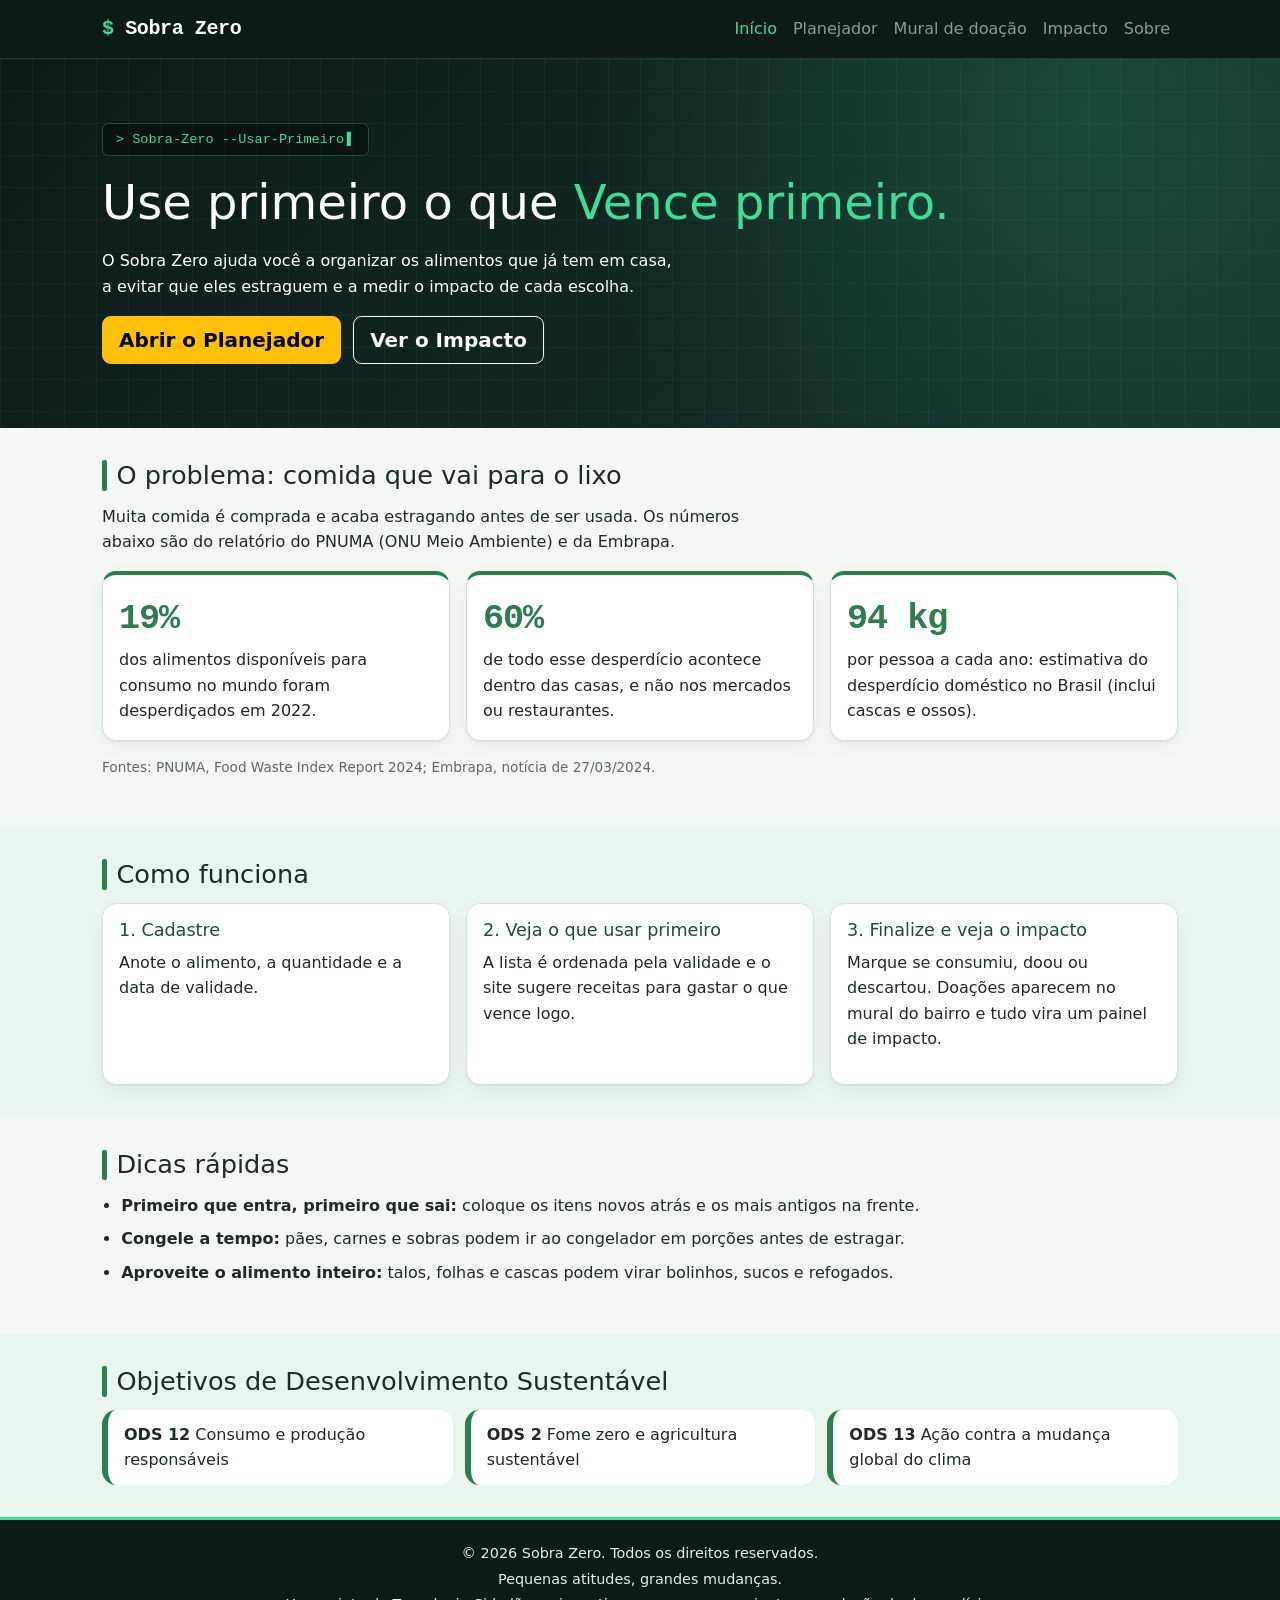
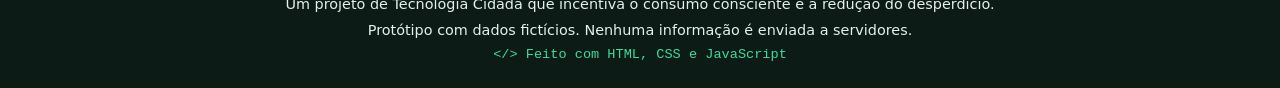
<file: src/index.html>
<!DOCTYPE html>
<html lang="pt-BR">
<head>
  <meta charset="UTF-8">
  <meta name="viewport" content="width=device-width, initial-scale=1">
  <title>Sobra Zero — Início</title>
  <meta name="description" content="Planejador para reduzir o desperdício de alimentos em casa.">
  <link rel="stylesheet" href="https://cdn.jsdelivr.net/npm/bootstrap@5.3.3/dist/css/bootstrap.min.css" integrity="sha384-QWTKZyjpPEjISv5WaRU9OFeRpok6YctnYmDr5pNlyT2bRjXh0JMhjY6hW+ALEwIH" crossorigin="anonymous">
  <link rel="stylesheet" href="../css/style.css">
</head>
<body>
  <a class="pular-conteudo" href="#conteudo">Ir para o conteúdo</a>

  <header>
    <nav class="navbar navbar-expand-md navbar-dark barra-sz" aria-label="Navegação principal">
      <div class="container">
        <a class="navbar-brand" href="index.html">Sobra Zero</a>
        <button class="navbar-toggler" type="button" data-bs-toggle="collapse"
                data-bs-target="#menu" aria-controls="menu" aria-expanded="false" aria-label="Abrir menu">
          <span class="navbar-toggler-icon"></span>
        </button>
        <div class="collapse navbar-collapse" id="menu">
          <ul class="navbar-nav ms-auto">
          <li class="nav-item"><a class="nav-link active" href="index.html" aria-current="page">Início</a></li>
          <li class="nav-item"><a class="nav-link" href="planejador.html">Planejador</a></li>
          <li class="nav-item"><a class="nav-link" href="mural.html">Mural de doação</a></li>
          <li class="nav-item"><a class="nav-link" href="impacto.html">Impacto</a></li>
          <li class="nav-item"><a class="nav-link" href="sobre.html">Sobre</a></li>
          </ul>
        </div>
      </div>
    </nav>
    <div class="hero">
      <div class="container hero-conteudo">
        <p class="terminal" aria-hidden="true">Sobra-Zero --Usar-Primeiro</p>
        <h1>Use primeiro o que <span class="destaque">Vence primeiro.</span></h1>
        <p>O Sobra Zero ajuda você a organizar os alimentos que já tem em casa, a evitar que eles estraguem e a medir o impacto de cada escolha.</p>
        <div class="hero-botoes">
          <a class="btn btn-warning btn-lg" href="planejador.html">Abrir o Planejador</a>
          <a class="btn btn-outline-light btn-lg" href="impacto.html">Ver o Impacto</a>
        </div>
      </div>
    </div>
  </header>

  <main id="conteudo">
    <section class="secao" aria-labelledby="titulo-problema">
      <div class="container">
        <h2 id="titulo-problema">O problema: comida que vai para o lixo</h2>
        <p class="texto-intro">Muita comida é comprada e acaba estragando antes de ser usada. Os números abaixo são do relatório do PNUMA (ONU Meio Ambiente) e da Embrapa.</p>

        <!-- Bootstrap: grid e cards -->
        <div class="row g-3">
          <div class="col-12 col-md-4">
            <article class="card h-100 card-dado">
              <div class="card-body">
                <p class="dado-numero">19%</p>
                <p class="card-text">dos alimentos disponíveis para consumo no mundo foram desperdiçados em 2022.</p>
              </div>
            </article>
          </div>
          <div class="col-12 col-md-4">
            <article class="card h-100 card-dado">
              <div class="card-body">
                <p class="dado-numero">60%</p>
                <p class="card-text">de todo esse desperdício acontece dentro das casas, e não nos mercados ou restaurantes.</p>
              </div>
            </article>
          </div>
          <div class="col-12 col-md-4">
            <article class="card h-100 card-dado">
              <div class="card-body">
                <p class="dado-numero">94 kg</p>
                <p class="card-text">por pessoa a cada ano: estimativa do desperdício doméstico no Brasil (inclui cascas e ossos).</p>
              </div>
            </article>
          </div>
        </div>
        <p class="fonte">Fontes: PNUMA, Food Waste Index Report 2024; Embrapa, notícia de 27/03/2024.</p>
      </div>
    </section>

    <section class="secao secao-clara" aria-labelledby="titulo-como">
      <div class="container">
        <h2 id="titulo-como">Como funciona</h2>
        <ol class="passos">
          <li>
            <h3>1. Cadastre</h3>
            <p>Anote o alimento, a quantidade e a data de validade.</p>
          </li>
          <li>
            <h3>2. Veja o que usar primeiro</h3>
            <p>A lista é ordenada pela validade e o site sugere receitas para gastar o que vence logo.</p>
          </li>
          <li>
            <h3>3. Finalize e veja o impacto</h3>
            <p>Marque se consumiu, doou ou descartou. Doações aparecem no mural do bairro e tudo vira um painel de impacto.</p>
          </li>
        </ol>
      </div>
    </section>

    <section class="secao" aria-labelledby="titulo-dicas">
      <div class="container">
        <h2 id="titulo-dicas">Dicas rápidas</h2>
        <ul class="dicas">
          <li><strong>Primeiro que entra, primeiro que sai:</strong> coloque os itens novos atrás e os mais antigos na frente.</li>
          <li><strong>Congele a tempo:</strong> pães, carnes e sobras podem ir ao congelador em porções antes de estragar.</li>
          <li><strong>Aproveite o alimento inteiro:</strong> talos, folhas e cascas podem virar bolinhos, sucos e refogados.</li>
        </ul>
      </div>
    </section>

    <section class="secao secao-clara" aria-labelledby="titulo-ods">
      <div class="container">
        <h2 id="titulo-ods">Objetivos de Desenvolvimento Sustentável</h2>
        <ul class="lista-ods">
          <li><strong>ODS 12</strong> Consumo e produção responsáveis</li>
          <li><strong>ODS 2</strong> Fome zero e agricultura sustentável</li>
          <li><strong>ODS 13</strong> Ação contra a mudança global do clima</li>
        </ul>
      </div>
    </section>
  </main>

  <footer class="rodape">
    <div class="container">
      <p>© 2026 Sobra Zero. Todos os direitos reservados.</p>
      <p>Pequenas atitudes, grandes mudanças.</p>
      <p>Um projeto de Tecnologia Cidadã que incentiva o consumo consciente e a redução do desperdício.</p>
      <p>Protótipo com dados fictícios. Nenhuma informação é enviada a servidores.</p>
      <p class="rodape-code">&lt;/&gt; Feito com HTML, CSS e JavaScript</p>
    </div>
  </footer>

  <script src="https://cdn.jsdelivr.net/npm/bootstrap@5.3.3/dist/js/bootstrap.bundle.min.js" integrity="sha384-YvpcrYf0tY3lHB60NNkmXc5s9fDVZLESaAA55NDzOxhy9GkcIdslK1eN7N6jIeHz" crossorigin="anonymous"></script>
</body>
</html>
</file>
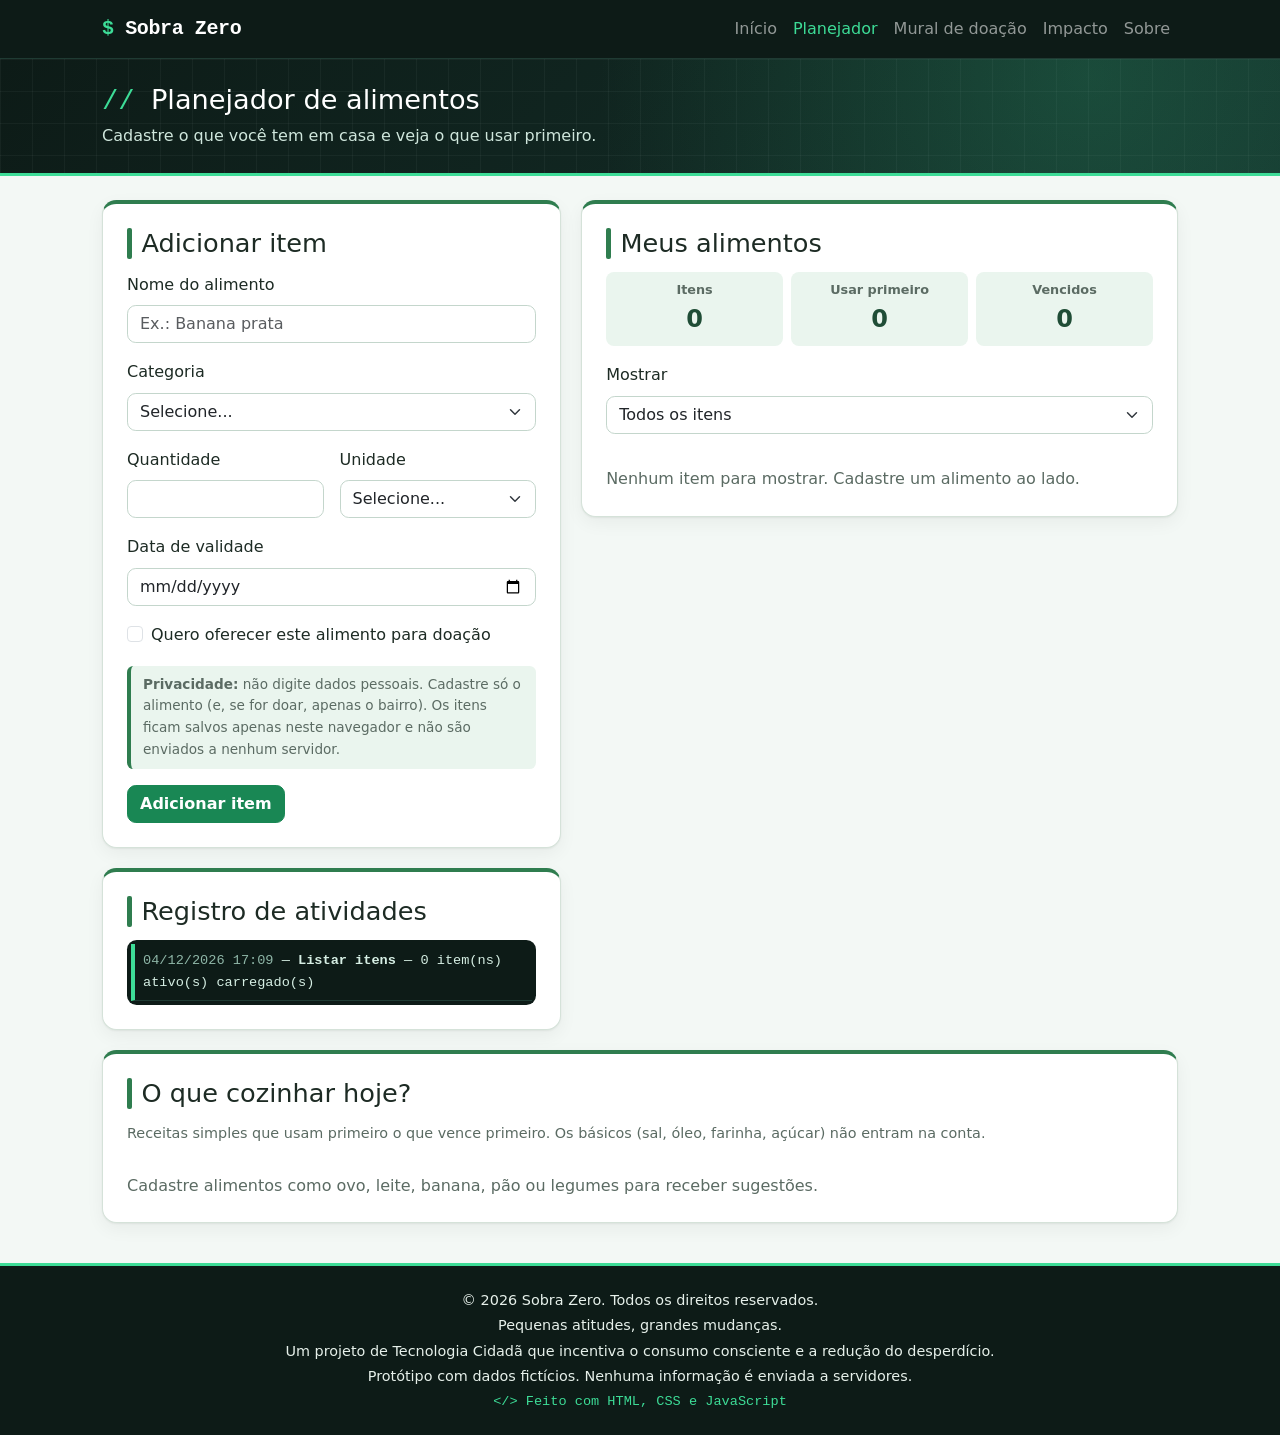
<file: src/planejador.html>
<!DOCTYPE html>
<html lang="pt-BR">
<head>
  <meta charset="UTF-8">
  <meta name="viewport" content="width=device-width, initial-scale=1">
  <title>Sobra Zero — Planejador</title>
  <meta name="description" content="Cadastre, edite e acompanhe os alimentos que vencem primeiro.">
  <link rel="stylesheet" href="https://cdn.jsdelivr.net/npm/bootstrap@5.3.3/dist/css/bootstrap.min.css" integrity="sha384-QWTKZyjpPEjISv5WaRU9OFeRpok6YctnYmDr5pNlyT2bRjXh0JMhjY6hW+ALEwIH" crossorigin="anonymous">
  <link rel="stylesheet" href="../css/style.css">
</head>
<body>
  <a class="pular-conteudo" href="#conteudo">Ir para o conteúdo</a>

  <header>
    <nav class="navbar navbar-expand-md navbar-dark barra-sz" aria-label="Navegação principal">
      <div class="container">
        <a class="navbar-brand" href="index.html">Sobra Zero</a>
        <button class="navbar-toggler" type="button" data-bs-toggle="collapse"
                data-bs-target="#menu" aria-controls="menu" aria-expanded="false" aria-label="Abrir menu">
          <span class="navbar-toggler-icon"></span>
        </button>
        <div class="collapse navbar-collapse" id="menu">
          <ul class="navbar-nav ms-auto">
          <li class="nav-item"><a class="nav-link" href="index.html">Início</a></li>
          <li class="nav-item"><a class="nav-link active" href="planejador.html" aria-current="page">Planejador</a></li>
          <li class="nav-item"><a class="nav-link" href="mural.html">Mural de doação</a></li>
          <li class="nav-item"><a class="nav-link" href="impacto.html">Impacto</a></li>
          <li class="nav-item"><a class="nav-link" href="sobre.html">Sobre</a></li>
          </ul>
        </div>
      </div>
    </nav>
    <div class="cabecalho-pagina">
      <div class="container">
        <h1>Planejador de alimentos</h1>
        <p>Cadastre o que você tem em casa e veja o que usar primeiro.</p>
      </div>
    </div>
  </header>

  <main id="conteudo">
    <div class="container">
      <div class="layout-planejador">

        <!-- Formulário principal: adicionar e editar -->
        <section class="painel area-form" aria-labelledby="titulo-form">
          <h2 id="titulo-form">Adicionar item</h2>

          <form id="form-item" novalidate>
            <div class="row g-3">
              <div class="col-12">
                <label for="nome" class="form-label">Nome do alimento</label>
                <input type="text" class="form-control" id="nome" name="nome"
                       required minlength="2" maxlength="40"
                       pattern="[A-Za-zÀ-ÖØ-öø-ÿ0-9 \-]+"
                       autocomplete="off" placeholder="Ex.: Banana prata"
                       aria-describedby="erro-nome">
                <div class="invalid-feedback" id="erro-nome"></div>
              </div>

              <div class="col-12">
                <label for="categoria" class="form-label">Categoria</label>
                <select class="form-select" id="categoria" name="categoria" required aria-describedby="erro-categoria">
                  <option value="">Selecione...</option>
                </select>
                <div class="invalid-feedback" id="erro-categoria"></div>
              </div>

              <div class="col-6">
                <label for="quantidade" class="form-label">Quantidade</label>
                <input type="number" class="form-control" id="quantidade" name="quantidade"
                       required min="0.1" max="999" step="0.1" inputmode="decimal"
                       aria-describedby="erro-quantidade">
                <div class="invalid-feedback" id="erro-quantidade"></div>
              </div>

              <div class="col-6">
                <label for="unidade" class="form-label">Unidade</label>
                <select class="form-select" id="unidade" name="unidade" required aria-describedby="erro-unidade">
                  <option value="">Selecione...</option>
                </select>
                <div class="invalid-feedback" id="erro-unidade"></div>
              </div>

              <div class="col-12">
                <label for="validade" class="form-label">Data de validade</label>
                <input type="date" class="form-control" id="validade" name="validade"
                       required aria-describedby="erro-validade">
                <div class="invalid-feedback" id="erro-validade"></div>
              </div>

              <!-- Doação: o bairro só aparece quando a caixa está marcada -->
              <div class="col-12">
                <div class="form-check">
                  <input class="form-check-input" type="checkbox" id="doacao" name="doacao">
                  <label class="form-check-label" for="doacao">Quero oferecer este alimento para doação</label>
                </div>
              </div>

              <div class="col-12" id="bloco-bairro" hidden>
                <label for="bairro" class="form-label">Bairro para retirada</label>
                <input type="text" class="form-control" id="bairro" name="bairro"
                       minlength="2" maxlength="40"
                       pattern="[A-Za-zÀ-ÖØ-öø-ÿ][A-Za-zÀ-ÖØ-öø-ÿ \-]*"
                       autocomplete="off" placeholder="Ex.: Vila Nova"
                       aria-describedby="ajuda-bairro erro-bairro">
                <div class="form-text" id="ajuda-bairro">Informe só o bairro. Não escreva rua, número, nome ou telefone.</div>
                <div class="invalid-feedback" id="erro-bairro"></div>
              </div>
            </div>

            <p class="aviso-privacidade">
              <strong>Privacidade:</strong> não digite dados pessoais. Cadastre só o alimento
              (e, se for doar, apenas o bairro).
              Os itens ficam salvos apenas neste navegador e não são enviados a nenhum servidor.
            </p>

            <div class="botoes-form">
              <button type="submit" class="btn btn-success" id="botao-salvar">Adicionar item</button>
              <button type="button" class="btn btn-outline-secondary" id="botao-cancelar" hidden>Cancelar edição</button>
            </div>

            <div id="mensagem-status" role="status" aria-live="polite" hidden></div>
          </form>
        </section>

        <!-- Lista de itens -->
        <section class="painel area-lista" aria-labelledby="titulo-lista">
          <h2 id="titulo-lista">Meus alimentos</h2>

          <dl class="resumo">
            <div><dt>Itens</dt><dd id="resumo-total">0</dd></div>
            <div><dt>Usar primeiro</dt><dd id="resumo-atencao">0</dd></div>
            <div><dt>Vencidos</dt><dd id="resumo-vencidos">0</dd></div>
          </dl>

          <label for="filtro" class="form-label">Mostrar</label>
          <select class="form-select filtro" id="filtro">
            <option value="todos">Todos os itens</option>
            <option value="atencao">Usar primeiro (vence em até 3 dias)</option>
            <option value="vencido">Vencidos</option>
            <option value="ok">Dentro do prazo</option>
          </select>

          <ul id="lista-itens" class="lista-itens"></ul>
          <p id="lista-vazia" class="vazio" hidden>Nenhum item para mostrar. Cadastre um alimento ao lado.</p>
        </section>

        <!-- O que cozinhar hoje? (sugestões do receitas.js) -->
        <section class="painel area-receitas" aria-labelledby="titulo-receitas">
          <h2 id="titulo-receitas">O que cozinhar hoje?</h2>
          <p class="item-detalhe">Receitas simples que usam primeiro o que vence primeiro. Os básicos (sal, óleo, farinha, açúcar) não entram na conta.</p>
          <ul id="lista-receitas" class="lista-receitas"></ul>
          <p id="receitas-vazio" class="vazio">Cadastre alimentos como ovo, leite, banana, pão ou legumes para receber sugestões.</p>
        </section>

        <!-- Painel de registro de atividades -->
        <section class="painel area-registro" aria-labelledby="titulo-registro">
          <h2 id="titulo-registro">Registro de atividades</h2>
          <ol id="lista-registro" class="registro"></ol>
          <p id="registro-vazio" class="vazio">Nenhuma atividade ainda.</p>
        </section>

      </div>
    </div>
  </main>

  <footer class="rodape">
    <div class="container">
      <p>© 2026 Sobra Zero. Todos os direitos reservados.</p>
      <p>Pequenas atitudes, grandes mudanças.</p>
      <p>Um projeto de Tecnologia Cidadã que incentiva o consumo consciente e a redução do desperdício.</p>
      <p>Protótipo com dados fictícios. Nenhuma informação é enviada a servidores.</p>
      <p class="rodape-code">&lt;/&gt; Feito com HTML, CSS e JavaScript</p>
    </div>
  </footer>

  <script src="https://cdn.jsdelivr.net/npm/bootstrap@5.3.3/dist/js/bootstrap.bundle.min.js" integrity="sha384-YvpcrYf0tY3lHB60NNkmXc5s9fDVZLESaAA55NDzOxhy9GkcIdslK1eN7N6jIeHz" crossorigin="anonymous"></script>
  <script src="../js/config.js"></script>
  <script src="../js/datas.js"></script>
  <script src="../js/validacao.js"></script>
  <script src="../js/armazenamento.js"></script>
  <script src="../js/registro.js"></script>
  <script src="../js/receitas.js"></script>
  <script src="../js/planejador.js"></script>
</body>
</html>
</file>
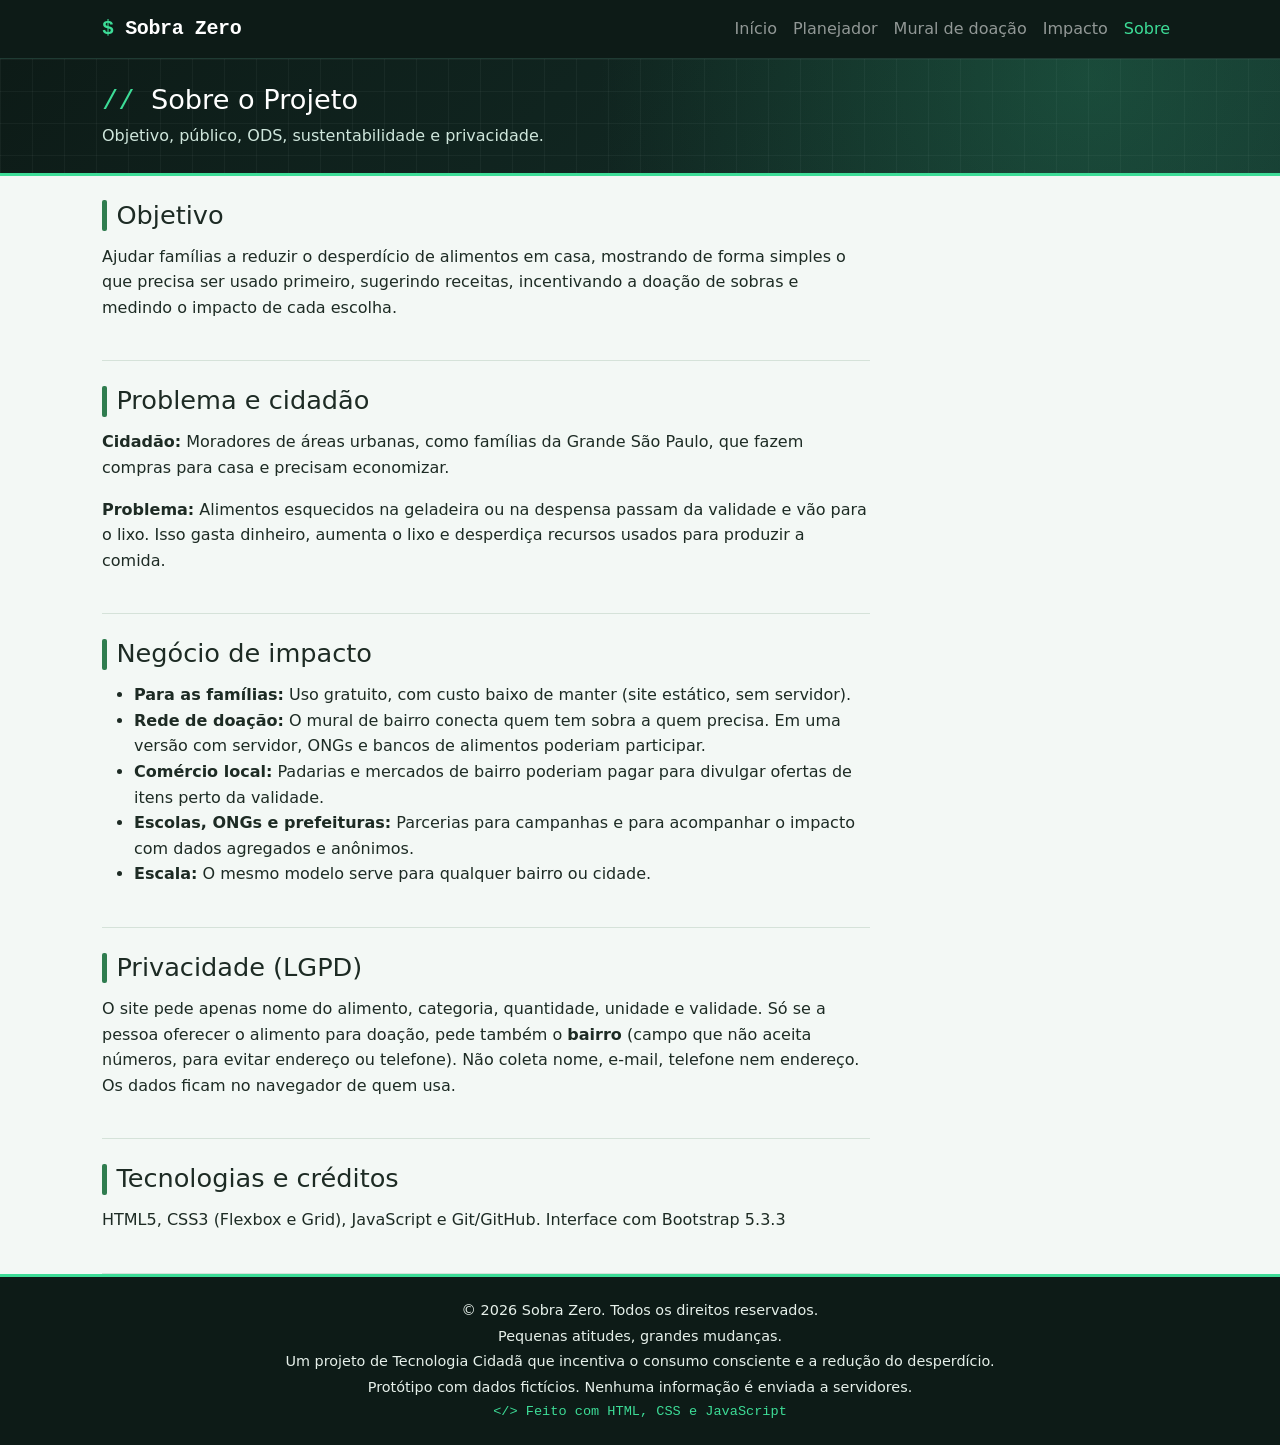
<file: src/sobre.html>
<!DOCTYPE html>
<html lang="pt-BR">
<head>
  <meta charset="UTF-8">
  <meta name="viewport" content="width=device-width, initial-scale=1">
  <title>Sobra Zero — Sobre</title>
  <meta name="description" content="Objetivo, público, negócio de impacto e privacidade do Sobra Zero.">
  <link rel="stylesheet" href="https://cdn.jsdelivr.net/npm/bootstrap@5.3.3/dist/css/bootstrap.min.css" integrity="sha384-QWTKZyjpPEjISv5WaRU9OFeRpok6YctnYmDr5pNlyT2bRjXh0JMhjY6hW+ALEwIH" crossorigin="anonymous">
  <link rel="stylesheet" href="../css/style.css">
</head>
<body>
  <a class="pular-conteudo" href="#conteudo">Ir para o conteúdo</a>

  <header>
    <nav class="navbar navbar-expand-md navbar-dark barra-sz" aria-label="Navegação principal">
      <div class="container">
        <a class="navbar-brand" href="index.html">Sobra Zero</a>
        <button class="navbar-toggler" type="button" data-bs-toggle="collapse"
                data-bs-target="#menu" aria-controls="menu" aria-expanded="false" aria-label="Abrir menu">
          <span class="navbar-toggler-icon"></span>
        </button>
        <div class="collapse navbar-collapse" id="menu">
          <ul class="navbar-nav ms-auto">
          <li class="nav-item"><a class="nav-link" href="index.html">Início</a></li>
          <li class="nav-item"><a class="nav-link" href="planejador.html">Planejador</a></li>
          <li class="nav-item"><a class="nav-link" href="mural.html">Mural de doação</a></li>
          <li class="nav-item"><a class="nav-link" href="impacto.html">Impacto</a></li>
          <li class="nav-item"><a class="nav-link active" href="sobre.html" aria-current="page">Sobre</a></li>
          </ul>
        </div>
      </div>
    </nav>
    <div class="cabecalho-pagina">
      <div class="container">
        <h1>Sobre o Projeto</h1>
        <p>Objetivo, público, ODS, sustentabilidade e privacidade.</p>
      </div>
    </div>
  </header>

  <main id="conteudo">
    <div class="container">
      <section class="secao-texto" aria-labelledby="titulo-objetivo">
        <h2 id="titulo-objetivo">Objetivo</h2>
        <p>Ajudar famílias a reduzir o desperdício de alimentos em casa,
           mostrando de forma simples o que precisa ser usado primeiro,
            sugerindo receitas, incentivando a doação de sobras
             e medindo o impacto de cada escolha.</p>
      </section>

      <section class="secao-texto" aria-labelledby="titulo-cidadao">
        <h2 id="titulo-cidadao">Problema e cidadão</h2>
        <p><strong>Cidadão:</strong> Moradores de áreas urbanas, como famílias da Grande São Paulo,
                                     que fazem compras para casa e precisam economizar.</p>
        <p><strong>Problema:</strong> Alimentos esquecidos na geladeira ou na despensa passam da validade
                                      e vão para o lixo. Isso gasta dinheiro, aumenta o lixo e desperdiça
                                      recursos usados para produzir a comida.</p>
      </section>

      <section class="secao-texto" aria-labelledby="titulo-negocio">
        <h2 id="titulo-negocio">Negócio de impacto</h2>
        <ul>
          <li><strong>Para as famílias:</strong> Uso gratuito, com custo baixo de manter (site estático, sem servidor).</li>
          <li><strong>Rede de doação:</strong> O mural de bairro conecta quem tem sobra a quem precisa. Em uma versão com servidor, ONGs e bancos de alimentos poderiam participar.</li>
          <li><strong>Comércio local:</strong> Padarias e mercados de bairro poderiam pagar para divulgar ofertas de itens perto da validade.</li>
          <li><strong>Escolas, ONGs e prefeituras:</strong> Parcerias para campanhas e para acompanhar o impacto com dados agregados e anônimos.</li>
          <li><strong>Escala:</strong> O mesmo modelo serve para qualquer bairro ou cidade.</li>
        </ul>
      </section>

      <section class="secao-texto" aria-labelledby="titulo-lgpd">
        <h2 id="titulo-lgpd">Privacidade (LGPD)</h2>
        <p>O site pede apenas nome do alimento, categoria, quantidade, unidade e validade. Só se a pessoa oferecer o alimento para doação, pede também o <strong>bairro</strong>
           (campo que não aceita números, para evitar endereço ou telefone). Não coleta nome, e-mail, telefone nem endereço. Os dados ficam no navegador de quem usa.</p>
      </section>

      <section class="secao-texto" aria-labelledby="titulo-tec">
        <h2 id="titulo-tec">Tecnologias e créditos</h2>
        <p>HTML5, CSS3 (Flexbox e Grid), JavaScript e Git/GitHub. Interface com Bootstrap 5.3.3</p>
      </section>
    </div>
  </main>

  <footer class="rodape">
    <div class="container">
      <p>© 2026 Sobra Zero. Todos os direitos reservados.</p>
      <p>Pequenas atitudes, grandes mudanças.</p>
      <p>Um projeto de Tecnologia Cidadã que incentiva o consumo consciente e a redução do desperdício.</p>
      <p>Protótipo com dados fictícios. Nenhuma informação é enviada a servidores.</p>
      <p class="rodape-code">&lt;/&gt; Feito com HTML, CSS e JavaScript</p>
    </div>
  </footer>

  <script src="https://cdn.jsdelivr.net/npm/bootstrap@5.3.3/dist/js/bootstrap.bundle.min.js" integrity="sha384-YvpcrYf0tY3lHB60NNkmXc5s9fDVZLESaAA55NDzOxhy9GkcIdslK1eN7N6jIeHz" crossorigin="anonymous"></script>
</body>
</html>
</file>
<file: css/style.css>
/*
   style.css — estilos do Sobra Zero
   Abordagem Mobile First: o CSS base serve para celular e as
   media queries (min-width) adicionam ajustes para telas maiores.
     - Celular: até 767px
     - Desktop: a partir de 1024px
*/

/* Variáveis */
:root {
  --verde: #2f7d4f;
  --verde-escuro: #1f4d36;
  --escuro: #0d1b17;       /* fundo escuro (navbar, hero, rodapé, console) */
  --escuro-2: #14302a;
  --destaque: #3ddc97;     /* verde menta para detalhes sobre fundo escuro */
  --verde-claro: #eaf5ee;
  --laranja: #f59f00;
  --texto: #1d2b24;
  --cinza: #5b6b63;
  --borda: #d5e2d9;
  --fundo: #f3f8f5;
  --ok: #1e7a3c;
  --atencao: #8a5a00;
  --vencido: #b3261e;
}

/* Base */
body {
  color: var(--texto);
  background: var(--fundo);
  line-height: 1.6;
}

h1, h2, h3 {
  line-height: 1.25;
  color: inherit;
}

h2 {
  font-size: 1.4rem;
  margin-bottom: 0.75rem;
}

.container {
  max-width: 1100px;
}

/* Link para quem navega só pelo teclado */
.pular-conteudo {
  position: absolute;
  left: -999px;
  top: 0;
  background: #fff;
  padding: 0.5rem 1rem;
  z-index: 30;
}
.pular-conteudo:focus {
  left: 0.5rem;
  top: 0.5rem;
}

/* Foco visível em todos os elementos interativos */
a:focus-visible,
button:focus-visible,
input:focus-visible,
select:focus-visible {
  outline: 3px solid var(--laranja);
  outline-offset: 2px;
}

/* ---------- Navbar (Bootstrap + cores do projeto) ---------- */
.barra-sz {
  background: var(--verde-escuro);
}

/* ---------- Início (hero) ---------- */
.hero {
  background: linear-gradient(135deg, var(--verde-escuro), var(--verde));
  color: #fff;
  padding: 3rem 0;
}

.hero-conteudo {
  display: flex;
  flex-direction: column;
  align-items: flex-start;
  gap: 1rem;
}

.hero h1 {
  font-size: 1.9rem;
  margin: 0;
  color: #fff;
}

.hero p {
  margin: 0;
  max-width: 36rem;
}

/* ---------- Cabeçalho das páginas internas ---------- */
.cabecalho-pagina {
  background: var(--verde);
  color: #fff;
  padding: 1.5rem 0;
}

.cabecalho-pagina h1 {
  font-size: 1.7rem;
  margin: 0 0 0.25rem;
  color: #fff;
}

.cabecalho-pagina p {
  margin: 0;
}

/* ---------- Seções ---------- */
.secao {
  padding: 2rem 0;
}

.secao-clara {
  background: var(--verde-claro);
}

.texto-intro {
  max-width: 40rem;
}

.card-dado {
  border: 1px solid var(--borda);
}

.dado-numero {
  font-size: 2.2rem;
  font-weight: 700;
  color: var(--verde);
  margin: 0;
}

.fonte {
  font-size: 0.85rem;
  color: var(--cinza);
  margin-top: 1rem;
}

/* Passos (Grid: 1 coluna no celular) */
.passos {
  list-style: none;
  padding: 0;
  margin: 0;
  display: grid;
  gap: 1rem;
}

.passos li {
  background: #fff;
  border: 1px solid var(--borda);
  border-radius: 0.5rem;
  padding: 1rem;
}

.passos h3 {
  font-size: 1.1rem;
  color: var(--verde-escuro);
}

.dicas {
  padding-left: 1.2rem;
}

.dicas li {
  margin-bottom: 0.5rem;
}

/* ODS (Flexbox) */
.lista-ods {
  list-style: none;
  padding: 0;
  margin: 0;
  display: flex;
  flex-direction: column;
  gap: 0.75rem;
}

.lista-ods li {
  background: #fff;
  border-left: 6px solid var(--verde);
  padding: 0.75rem 1rem;
  border-radius: 0.25rem;
}

/* ---------- Página Sobre ---------- */
.secao-texto {
  padding: 1.5rem 0;
  border-bottom: 1px solid var(--borda);
  max-width: 48rem;
}

/* ---------- Página do Planejador ---------- */
.layout-planejador {
  display: grid;
  gap: 1.25rem;
  padding: 1.5rem 0 2.5rem;
}

.painel {
  background: #fff;
  border: 1px solid var(--borda);
  border-radius: 0.5rem;
  padding: 1rem;
}

.aviso-privacidade {
  font-size: 0.85rem;
  color: var(--cinza);
  background: var(--verde-claro);
  border-radius: 0.25rem;
  padding: 0.5rem 0.75rem;
  margin: 1rem 0;
}

.botoes-form {
  display: flex;
  flex-wrap: wrap;
  gap: 0.5rem;
}

/* Resumo (Flexbox) */
.resumo {
  display: flex;
  gap: 0.5rem;
  margin: 0 0 1rem;
}

.resumo div {
  flex: 1;
  text-align: center;
  background: var(--verde-claro);
  border-radius: 0.5rem;
  padding: 0.5rem 0.25rem;
}

.resumo dt {
  font-size: 0.8rem;
  font-weight: 600;
  color: var(--cinza);
}

.resumo dd {
  font-size: 1.5rem;
  font-weight: 700;
  margin: 0;
  color: var(--verde-escuro);
}

.filtro {
  margin-bottom: 1rem;
}

/* Lista de itens */
.lista-itens {
  list-style: none;
  padding: 0;
  margin: 0;
  display: grid;
  gap: 0.75rem;
}

.item {
  border: 1px solid var(--borda);
  border-left-width: 6px;
  border-radius: 0.5rem;
  padding: 0.75rem;
}

.item-ok { border-left-color: var(--ok); }
.item-atencao { border-left-color: var(--laranja); background: #fffaf0; }
.item-vencido { border-left-color: var(--vencido); background: #fff5f4; }

.item-topo {
  display: flex;
  justify-content: space-between;
  align-items: flex-start;
  gap: 0.5rem;
}

.item-nome {
  font-size: 1.05rem;
  margin: 0;
  overflow-wrap: anywhere;
}

.item-detalhe {
  margin: 0.15rem 0 0;
  color: var(--cinza);
  font-size: 0.9rem;
}

.item-dica {
  margin: 0.5rem 0 0;
  font-size: 0.9rem;
}

.item-acoes {
  display: flex;
  flex-wrap: wrap;
  gap: 0.5rem;
  margin-top: 0.75rem;
}

/* Selos de status: sempre têm texto, nunca só cor */
.selo {
  flex-shrink: 0;
  font-size: 0.75rem;
  font-weight: 700;
  padding: 0.2rem 0.5rem;
  border-radius: 999px;
  white-space: nowrap;
}

.selo-ok { background: #dcf3e3; color: var(--ok); }
.selo-atencao { background: #ffe9b8; color: var(--atencao); }
.selo-vencido { background: #fbd9d6; color: var(--vencido); }

.vazio {
  color: var(--cinza);
  margin: 1rem 0 0;
}

/* Registro de atividades */
.registro {
  list-style: none;
  padding: 0;
  margin: 0;
  max-height: 18rem;
  overflow-y: auto;
  font-size: 0.85rem;
}

.registro li {
  padding: 0.4rem 0.5rem;
  border-bottom: 1px solid var(--borda);
  border-left: 4px solid var(--ok);
  overflow-wrap: anywhere;
}

.registro li.registro-erro {
  border-left-color: var(--vencido);
}

.registro time {
  color: var(--cinza);
}

/* ---------- Doação (planejador e mural) ---------- */
.item-doacao {
  margin: 0.4rem 0 0;
  font-size: 0.9rem;
  font-weight: 600;
  color: var(--verde-escuro);
}

.card-doacao {
  border: 1px solid var(--borda);
  border-top: 5px solid var(--verde);
}

/* ---------- O que cozinhar hoje? ---------- */
.lista-receitas {
  list-style: none;
  padding: 0;
  margin: 0.75rem 0 0;
  display: grid;           /* 1 coluna no celular */
  gap: 0.75rem;
}

.receita {
  border: 1px solid var(--borda);
  border-left: 6px solid var(--laranja);
  border-radius: 0.5rem;
  padding: 0.75rem;
  background: #fffaf0;
}

.receita-nome {
  font-size: 1.05rem;
  margin: 0 0 0.25rem;
  color: var(--verde-escuro);
}

.receita-preparo {
  margin: 0.5rem 0 0;
  font-size: 0.9rem;
}

/* ---------- Painel de impacto ---------- */
.dado-menor {
  font-size: 1.5rem;
  overflow-wrap: anywhere;
}

.barra-impacto {
  margin-top: 1.5rem;
  max-width: 36rem;
}

.barra-impacto progress {
  width: 100%;
  height: 1.25rem;
  accent-color: var(--verde);
}

.secao-painel {
  margin-bottom: 1.5rem;
}

.historico-topo {
  display: flex;
  justify-content: space-between;
  align-items: center;
  gap: 0.5rem;
  flex-wrap: wrap;
}

.lista-historico {
  list-style: none;
  padding: 0;
  margin: 0.5rem 0 0;
  max-height: 22rem;
  overflow-y: auto;
}

.historico-item {
  display: flex;
  flex-wrap: wrap;
  align-items: center;
  gap: 0.5rem;
  padding: 0.5rem 0;
  border-bottom: 1px solid var(--borda);
  font-size: 0.9rem;
}

.historico-item strong {
  overflow-wrap: anywhere;
}

/* ---------- Rodapé ---------- */
.rodape {
  background: var(--escuro);
  color: #e6f0ea;
  padding: 1.25rem 0;
  font-size: 0.9rem;
  text-align: center;
}

.rodape p {
  margin: 0.15rem 0;
}

/*
   VISUAL — Aparência de Natureza/Reciclagem
   Fundo escuro nos blocos de destaque, detalhes em verde menta,
   fonte monoespaçada em pequenos detalhes e cartões com sombra suave.
*/
body {
  font-family: system-ui, -apple-system, "Segoe UI", Roboto, "Helvetica Neue", Arial, sans-serif;
}

/* Fonte de código nos detalhes (sem fonte externa: usa a do sistema) */
.navbar-brand,
.terminal,
.dado-numero,
.selo,
.registro,
.rodape-code,
.cabecalho-pagina h1::before {
  font-family: ui-monospace, SFMono-Regular, "Cascadia Code", Consolas, "Liberation Mono", monospace;
}

/* Navbar escura e fixa no topo */
.barra-sz {
  --bs-navbar-active-color: var(--destaque);
  --bs-navbar-hover-color: #fff;
  background: var(--escuro);
  border-bottom: 1px solid #1f3b33;
  position: sticky;
  top: 0;
  z-index: 20;
}

.navbar-brand {
  font-weight: 700;
  letter-spacing: -0.02em;
}

.navbar-brand::before {
  content: "$ ";
  color: var(--destaque);
}

/* Início (hero) e cabeçalho das páginas: fundo escuro com grade sutil */
.hero,
.cabecalho-pagina {
  background:
    radial-gradient(circle at 85% 15%, rgba(61, 220, 151, 0.18), transparent 45%),
    linear-gradient(rgba(255, 255, 255, 0.04) 1px, transparent 1px) 0 0 / 32px 32px,
    linear-gradient(90deg, rgba(255, 255, 255, 0.04) 1px, transparent 1px) 0 0 / 32px 32px,
    linear-gradient(135deg, var(--escuro), var(--escuro-2));
  color: #fff;
}

.cabecalho-pagina {
  border-bottom: 3px solid var(--destaque);
}

.cabecalho-pagina h1::before {
  content: "// ";
  color: var(--destaque);
}

.cabecalho-pagina p {
  color: #cfe6dc;
}

/* "Linha de comando" do hero */
.terminal {
  display: inline-block;
  margin: 0;
  padding: 0.3rem 0.8rem;
  font-size: 0.85rem;
  color: var(--destaque);
  background: rgba(0, 0, 0, 0.35);
  border: 1px solid #2a4a40;
  border-radius: 0.4rem;
}

.terminal::before {
  content: "> ";
}

.terminal::after {
  content: "\258C"; /* cursor piscando */
  margin-left: 0.15rem;
}

@media (prefers-reduced-motion: no-preference) {
  .terminal::after { animation: piscar 1.1s steps(1) infinite; }
}

@keyframes piscar {
  50% { opacity: 0; }
}

.hero h1 .destaque {
  color: var(--destaque);
}

.hero-botoes {
  display: flex;
  flex-wrap: wrap;
  gap: 0.75rem;
}

/* Títulos de seção com uma barrinha de destaque */
h2 {
  display: flex;
  align-items: center;
  gap: 0.6rem;
}

h2::before {
  content: "";
  flex-shrink: 0;
  width: 0.3rem;
  height: 1.2em;
  background: var(--verde);
  border-radius: 2px;
}

/* Cartões e painéis: cantos mais arredondados e sombra suave */
.painel,
.card,
.passos li,
.item,
.receita,
.lista-ods li {
  border-radius: 0.9rem;
}

.painel,
.card,
.passos li {
  box-shadow: 0 1px 2px rgba(13, 27, 23, 0.06), 0 6px 18px rgba(13, 27, 23, 0.05);
}

.painel,
.card-dado {
  border-top: 4px solid var(--verde);
}

@media (prefers-reduced-motion: no-preference) {
  .card,
  .passos li {
    transition: transform 0.15s ease, box-shadow 0.15s ease;
  }

  .card:hover,
  .passos li:hover {
    transform: translateY(-3px);
    box-shadow: 0 10px 24px rgba(13, 27, 23, 0.12);
  }
}

.dado-numero {
  letter-spacing: -0.03em;
}

.selo {
  font-size: 0.72rem;
}

/* Botões e campos */
.btn {
  border-radius: 0.55rem;
  font-weight: 600;
}

.form-control,
.form-select {
  border-radius: 0.55rem;
  border-color: #c4d6cc;
}

.form-control:focus,
.form-select:focus,
.form-check-input:focus {
  border-color: var(--verde);
  box-shadow: 0 0 0 0.2rem rgba(34, 160, 107, 0.25);
}

.form-check-input:checked {
  background-color: var(--verde);
  border-color: var(--verde);
}

.aviso-privacidade {
  border-left: 4px solid var(--verde);
  border-radius: 0.4rem;
}

/* Registro de atividades com cara de console */
.registro {
  background: var(--escuro);
  color: #d6efe4;
  border-radius: 0.6rem;
  padding: 0.25rem;
}

.registro li {
  border-bottom: 1px solid #1f3b33;
  border-left-color: var(--destaque);
}

.registro li.registro-erro {
  border-left-color: #ff7b72;
}

.registro time {
  color: #8fb7a8;
}

/* Rodapé */
.rodape {
  border-top: 3px solid var(--destaque);
}

.rodape-code {
  color: var(--destaque);
  font-size: 0.85rem;
}

/* ---------- TABLET — a partir de 768px ----------- */
@media (min-width: 768px) {
  h2 { font-size: 1.6rem; }

  .hero { padding: 4rem 0; }
  .hero h1 { font-size: 2.5rem; }

  /* Passos em 3 colunas (Grid) */
  .passos { grid-template-columns: repeat(3, 1fr); }

  /* ODS lado a lado (Flexbox) */
  .lista-ods { flex-direction: row; }
  .lista-ods li { flex: 1; }

  .painel { padding: 1.5rem; }

  /* Receitas em 2 colunas (Grid) */
  .lista-receitas { grid-template-columns: repeat(2, 1fr); }

  .dado-menor { font-size: 1.9rem; }
}

/*
   DESKTOP — a partir de 1024px
   Formulário e registro à esquerda; lista à direita.
*/
@media (min-width: 1024px) {
  .layout-planejador {
    grid-template-columns: 1fr 1.3fr;
    grid-template-areas:
      "form lista"
      "registro lista"
      "receitas receitas";
    align-items: start;
  }

  .area-receitas { grid-area: receitas; }
  .lista-receitas { grid-template-columns: repeat(3, 1fr); }

  .area-form { grid-area: form; }
  .area-lista { grid-area: lista; }
  .area-registro { grid-area: registro; }

  .hero h1 { font-size: 3rem; }
}
</file>
